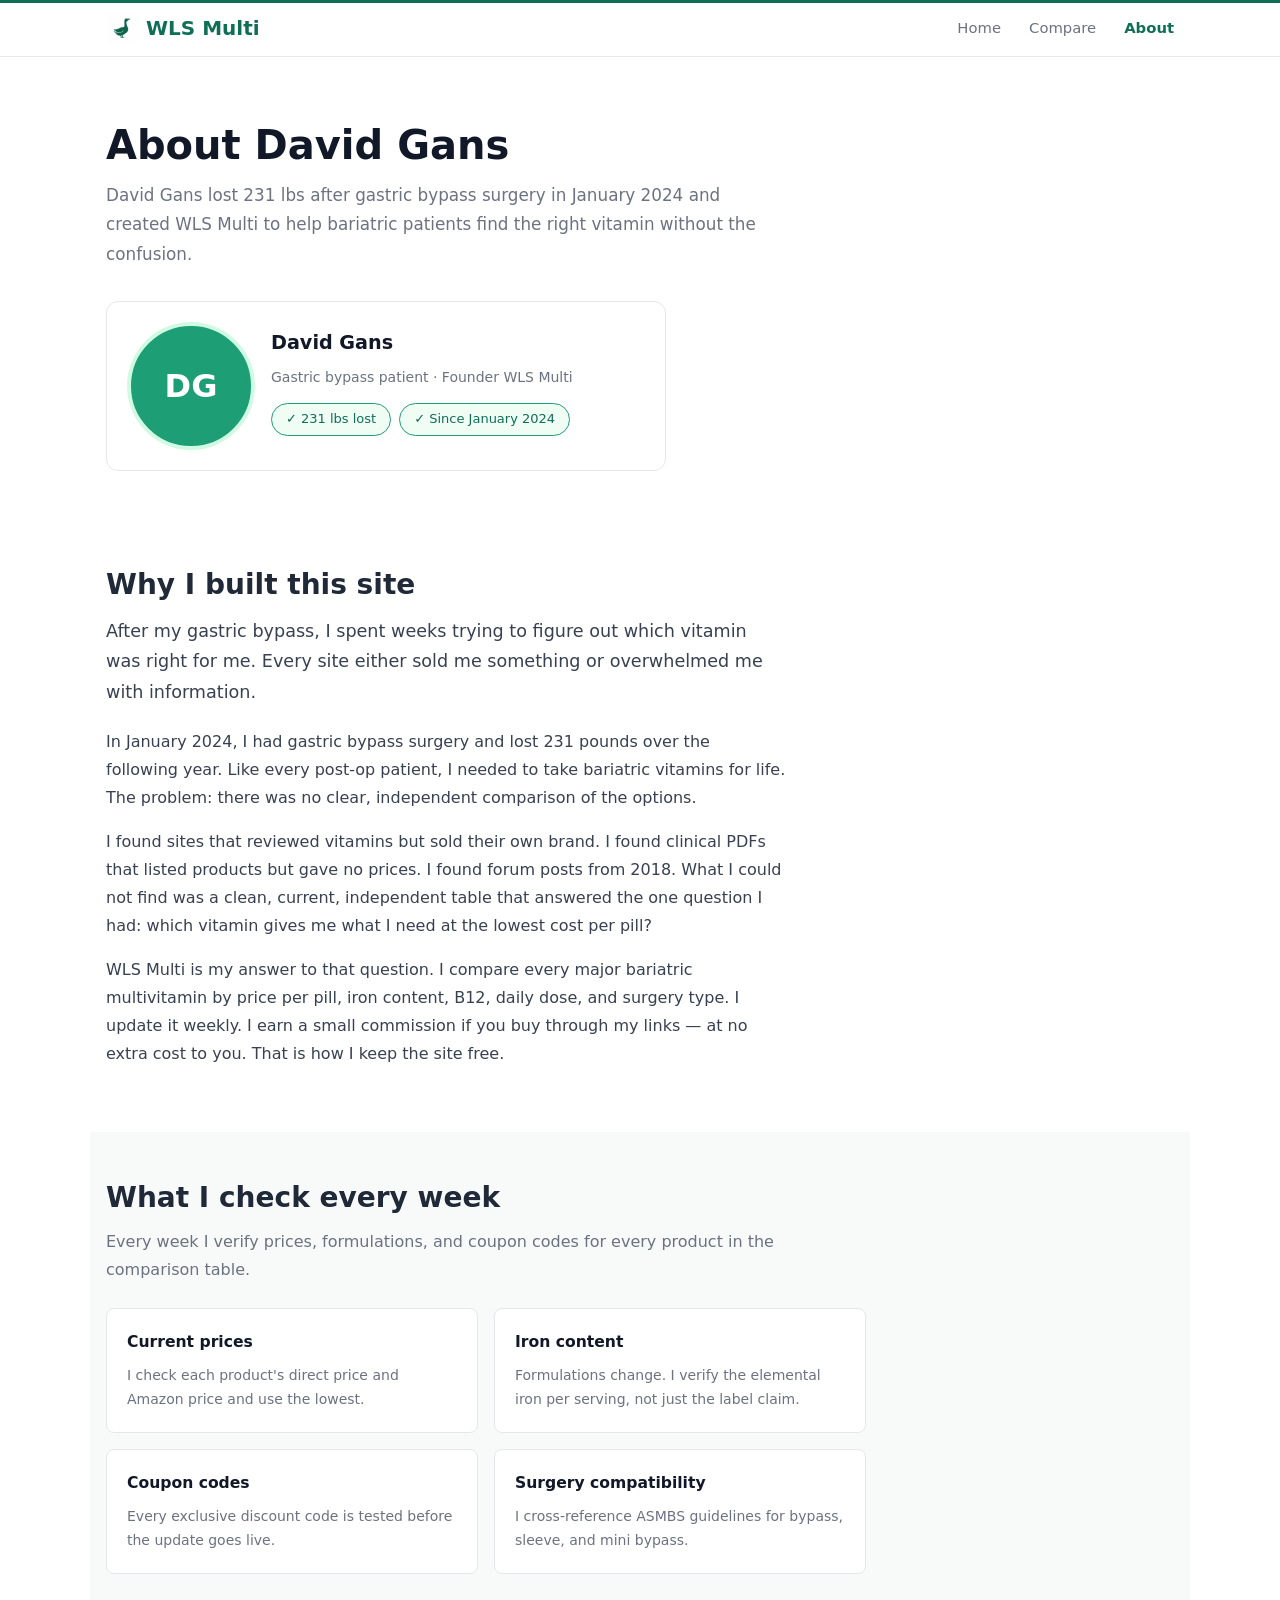
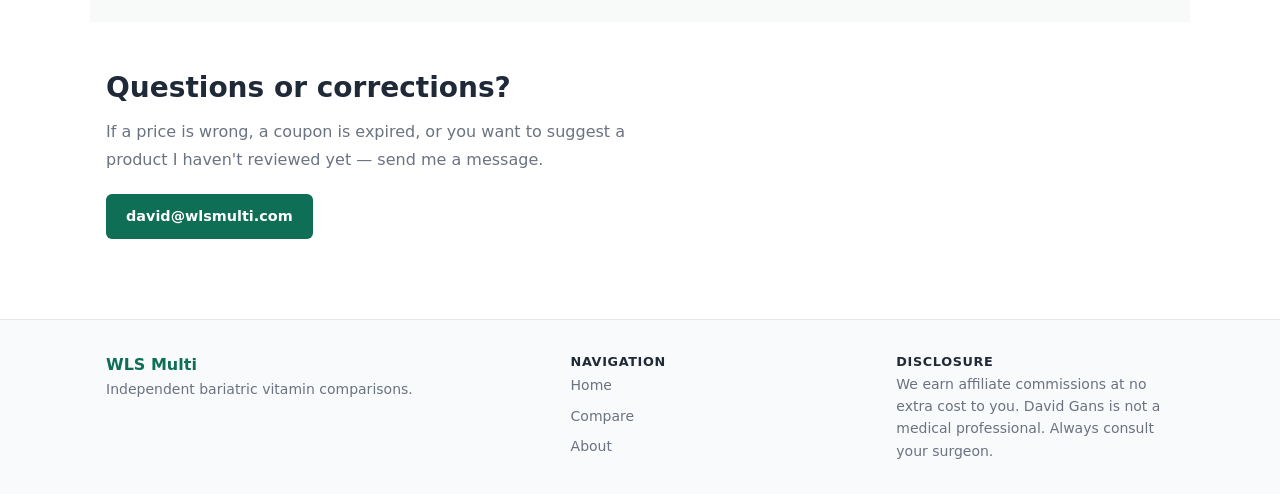
<file: about.html>
<!DOCTYPE html>
<html lang="en">
<head>
  <meta charset="UTF-8">
  <meta name="viewport" content="width=device-width, initial-scale=1.0">
  <title>About David Gans | WLS Multi</title>
  <meta name="description" content="David Gans lost 231 lbs after gastric bypass surgery in January 2024 and created WLS Multi to help bariatric patients find the right vitamin without the confusion.">
  <link rel="canonical" href="https://wlsmulti.com/about.html">

  <!-- Open Graph -->
  <meta property="og:title" content="About David Gans | WLS Multi">
  <meta property="og:description" content="David Gans lost 231 lbs after gastric bypass surgery in January 2024 and created WLS Multi to help bariatric patients find the right vitamin without the confusion.">
  <meta property="og:url" content="https://wlsmulti.com/about.html">
  <meta property="og:image" content="https://wlsmulti.com/images/logo-180.png">
  <link rel="icon" type="image/x-icon" href="/images/favicon.ico">
  <link rel="apple-touch-icon" href="/images/logo-180.png">

  <!-- JSON-LD: Person -->
  <script type="application/ld+json">
  {
    "@context": "https://schema.org",
    "@type": "Person",
    "name": "David Gans",
    "url": "https://wlsmulti.com/about.html",
    "description": "David Gans lost 231 lbs after gastric bypass surgery in January 2024. He founded WLS Multi to help bariatric patients compare vitamins by price per pill and surgery type.",
    "jobTitle": "Founder, WLS Multi",
    "knowsAbout": ["bariatric surgery", "gastric bypass", "bariatric vitamins", "post-op nutrition"],
    "sameAs": []
  }
  </script>

  <!-- JSON-LD: Organization -->
  <script type="application/ld+json">
  {
    "@context": "https://schema.org",
    "@type": "Organization",
    "name": "WLS Multi",
    "url": "https://wlsmulti.com",
    "founder": {
      "@type": "Person",
      "name": "David Gans"
    },
    "description": "Independent bariatric vitamin comparison site for gastric bypass, sleeve, and mini bypass patients."
  }
  </script>

  <link rel="stylesheet" href="/css/style.css">
</head>
<body>

  <header>
    <div class="nav-inner">
      <a href="/" class="nav-logo">
        <img src="/images/logo.png" alt="WLS Multi goose logo" width="32" height="32">
        WLS Multi
      </a>
      <button class="nav-hamburger" aria-label="Open navigation menu" aria-expanded="false" aria-controls="nav-links">☰</button>
      <nav id="nav-links" class="nav-links" aria-label="Main navigation">
        <a href="/">Home</a>
        <a href="/compare.html">Compare</a>
        <a href="/about.html" aria-current="page">About</a>
      </nav>
    </div>
  </header>

  <main>

    <!-- ── Hero ──────────────────────────────────────────────────────────── -->
    <section class="about-hero">
      <h1>About David Gans</h1>
      <p class="about-lead">David Gans lost 231 lbs after gastric bypass surgery in January 2024 and created WLS Multi to help bariatric patients find the right vitamin without the confusion.</p>

      <div class="author-card">
        <div class="author-avatar" aria-hidden="true">DG</div>
        <div class="author-info">
          <p class="author-name">David Gans</p>
          <p class="author-title">Gastric bypass patient · Founder WLS Multi</p>
          <div class="author-badges">
            <span class="stat-badge">✓ 231 lbs lost</span>
            <span class="stat-badge">✓ Since January 2024</span>
          </div>
        </div>
      </div>
    </section>

    <!-- ── Story ──────────────────────────────────────────────────────────── -->
    <section class="about-story">
      <h2>Why I built this site</h2>
      <p class="story-lead">After my gastric bypass, I spent weeks trying to figure out which vitamin was right for me. Every site either sold me something or overwhelmed me with information.</p>

      <p>In January 2024, I had gastric bypass surgery and lost 231 pounds over the following year. Like every post-op patient, I needed to take bariatric vitamins for life. The problem: there was no clear, independent comparison of the options.</p>

      <p>I found sites that reviewed vitamins but sold their own brand. I found clinical PDFs that listed products but gave no prices. I found forum posts from 2018. What I could not find was a clean, current, independent table that answered the one question I had: which vitamin gives me what I need at the lowest cost per pill?</p>

      <p>WLS Multi is my answer to that question. I compare every major bariatric multivitamin by price per pill, iron content, B12, daily dose, and surgery type. I update it weekly. I earn a small commission if you buy through my links — at no extra cost to you. That is how I keep the site free.</p>
    </section>

    <!-- ── What I check ───────────────────────────────────────────────────── -->
    <section class="about-checks">
      <h2>What I check every week</h2>
      <p class="checks-lead">Every week I verify prices, formulations, and coupon codes for every product in the comparison table.</p>

      <div class="checks-grid">

        <div class="check-card">
          <strong class="check-title">Current prices</strong>
          <p>I check each product's direct price and Amazon price and use the lowest.</p>
        </div>

        <div class="check-card">
          <strong class="check-title">Iron content</strong>
          <p>Formulations change. I verify the elemental iron per serving, not just the label claim.</p>
        </div>

        <div class="check-card">
          <strong class="check-title">Coupon codes</strong>
          <p>Every exclusive discount code is tested before the update goes live.</p>
        </div>

        <div class="check-card">
          <strong class="check-title">Surgery compatibility</strong>
          <p>I cross-reference ASMBS guidelines for bypass, sleeve, and mini bypass.</p>
        </div>

      </div>
    </section>

    <!-- ── Contact ────────────────────────────────────────────────────────── -->
    <section class="about-contact">
      <h2>Questions or corrections?</h2>
      <p>If a price is wrong, a coupon is expired, or you want to suggest a product I haven't reviewed yet — send me a message.</p>
      <a href="mailto:david@wlsmulti.com" class="contact-btn" aria-label="Email David Gans at david@wlsmulti.com">david@wlsmulti.com</a>
    </section>

  </main>

  <footer>
    <div class="footer-inner">
      <div class="footer-col">
        <p class="footer-brand">WLS Multi</p>
        <p>Independent bariatric vitamin comparisons.</p>
      </div>
      <div class="footer-col">
        <p class="footer-heading">Navigation</p>
        <nav class="footer-nav" aria-label="Footer navigation">
          <a href="/">Home</a>
          <a href="/compare.html">Compare</a>
          <a href="/about.html">About</a>
        </nav>
      </div>
      <div class="footer-col">
        <p class="footer-heading">Disclosure</p>
        <p>We earn affiliate commissions at no extra cost to you. David Gans is not a medical professional. Always consult your surgeon.</p>
      </div>
    </div>
  </footer>

  <script src="/js/main.js" defer></script>
</body>
</html>
</file>
<file: css/style.css>
/* ══════════════════════════════════════════════════════════════════════════════
   RESET & VARIABLES
   ══════════════════════════════════════════════════════════════════════════════ */

*, *::before, *::after {
  box-sizing: border-box;
  margin: 0;
  padding: 0;
}

:root {
  --color-primary:    #0F6E56;
  --color-accent:     #1D9E75;
  --color-bg:         #ffffff;
  --color-text:       #374151;
  --color-heading:    #111827;
  --color-h2:         #1f2937;
  --color-muted:      #6b7280;
  --color-row-alt:    #f9fafb;
  --color-row-hover:  #f0fdf4;
  --color-badge-bg:   #dcfce7;
  --color-badge-text: #166534;
  --color-coupon-bg:  #ecfdf5;
  --font-main:        system-ui, sans-serif;
  --font-mono:        ui-monospace, 'Cascadia Code', 'Source Code Pro', monospace;
}

/* ══════════════════════════════════════════════════════════════════════════════
   BASE
   ══════════════════════════════════════════════════════════════════════════════ */

html {
  scroll-behavior: smooth;
}

body {
  font-family: var(--font-main);
  color: var(--color-text);
  background: var(--color-bg);
  font-size: 1rem;
  line-height: 1.75;
}

/* Green accent bar pinned to the very top of the viewport */
body::before {
  content: '';
  position: fixed;
  top: 0;
  left: 0;
  width: 100%;
  height: 3px;
  background: var(--color-primary);
  z-index: 1000;
}

/* Focus styles for accessibility */
*:focus-visible {
  outline: 2px solid var(--color-accent);
  outline-offset: 2px;
}

/* ══════════════════════════════════════════════════════════════════════════════
   TYPOGRAPHY
   ══════════════════════════════════════════════════════════════════════════════ */

h1 {
  font-size: clamp(1.75rem, 5vw, 2.5rem);
  font-weight: 700;
  line-height: 1.2;
  color: var(--color-heading);
  margin-bottom: 0.75rem;
}

h2 {
  font-size: clamp(1.25rem, 3vw, 1.75rem);
  font-weight: 600;
  line-height: 1.3;
  color: var(--color-h2);
  margin-bottom: 0.75rem;
}

p {
  margin-bottom: 1rem;
}

a {
  color: var(--color-primary);
  text-decoration: none;
}

a:hover {
  text-decoration: underline;
}

/* ══════════════════════════════════════════════════════════════════════════════
   LAYOUT — main stays constrained; header and footer are full-width
   ══════════════════════════════════════════════════════════════════════════════ */

main {
  width: 100%;
  max-width: 1100px;
  margin-left: auto;
  margin-right: auto;
  padding: 2rem 1rem;
}

/* ══════════════════════════════════════════════════════════════════════════════
   HEADER & NAV
   ══════════════════════════════════════════════════════════════════════════════ */

header {
  background: var(--color-bg);
  border-bottom: 1px solid #e5e7eb;
  position: relative;
  z-index: 200;
}

.nav-inner {
  display: flex;
  align-items: center;
  justify-content: space-between;
  height: 56px;
  max-width: 1100px;
  margin: 0 auto;
  padding: 0 1rem;
}

.nav-logo {
  display: flex;
  align-items: center;
  gap: 8px;
  font-weight: 700;
  font-size: 1.25rem;
  color: var(--color-primary);
  text-decoration: none;
  flex-shrink: 0;
  line-height: 1;
}

.nav-logo img {
  display: block;
  width: 32px;
  height: 32px;
  object-fit: contain;
}

.nav-logo:hover {
  text-decoration: none;
  color: var(--color-accent);
}

/* ── Hamburger (mobile only) ──────────────────────────────────────────────── */

.nav-hamburger {
  display: flex;
  align-items: center;
  justify-content: center;
  background: none;
  border: none;
  font-size: 1.4rem;
  color: var(--color-primary);
  cursor: pointer;
  padding: 0.25rem;
  line-height: 1;
}

/* ── Nav links ────────────────────────────────────────────────────────────── */

/* Mobile: hidden by default, shown as stacked dropdown */
@media (max-width: 767px) {
  .nav-links {
    display: none;
    flex-direction: column;
    gap: 0;
    padding: 0.5rem 1rem 1rem;
    border-top: 1px solid #f3f4f6;
    max-width: 1100px;
    margin: 0 auto;
  }

  .nav-links.is-open {
    display: flex;
  }

  .nav-links a {
    padding: 0.6rem 0;
    border-bottom: 1px solid #f3f4f6;
    font-size: 1rem;
    font-weight: 500;
    color: var(--color-text);
  }

  .nav-links a:last-child {
    border-bottom: none;
  }
}

/* Desktop: inline row, hide hamburger */
@media (min-width: 768px) {
  .nav-hamburger {
    display: none;
  }

  .nav-links {
    display: flex;
    flex-direction: row;
    align-items: center;
    gap: 1.75rem;
  }

  .nav-links a {
    font-size: 0.925rem;
    font-weight: 500;
    color: var(--color-muted);
    text-decoration: none;
    transition: color 0.15s;
  }

  .nav-links a:hover {
    color: var(--color-primary);
    text-decoration: none;
  }
}

/* Active page link */
.nav-links a[aria-current="page"] {
  color: var(--color-primary);
  font-weight: 600;
}

/* ══════════════════════════════════════════════════════════════════════════════
   FOOTER
   ══════════════════════════════════════════════════════════════════════════════ */

footer {
  background: #f9fafb;
  border-top: 1px solid #e5e7eb;
  font-size: 0.875rem;
  color: var(--color-muted);
}

.footer-inner {
  display: flex;
  flex-direction: column;
  gap: 2rem;
  max-width: 1100px;
  margin: 0 auto;
  padding: 2rem 1rem;
}

.footer-brand {
  font-weight: 700;
  font-size: 1rem;
  color: var(--color-primary);
  margin-bottom: 0.25rem;
}

.footer-heading {
  font-weight: 600;
  color: var(--color-h2);
  margin-bottom: 0.5rem;
  font-size: 0.8rem;
  text-transform: uppercase;
  letter-spacing: 0.05em;
}

.footer-col p {
  margin-bottom: 0;
  line-height: 1.6;
}

.footer-nav {
  display: flex;
  flex-direction: column;
  gap: 0.4rem;
}

.footer-nav a {
  color: var(--color-muted);
  text-decoration: none;
}

.footer-nav a:hover {
  color: var(--color-primary);
  text-decoration: underline;
}

@media (min-width: 640px) {
  .footer-inner {
    flex-direction: row;
    gap: 3rem;
  }

  .footer-col:first-child {
    flex: 1.5;
  }

  .footer-col {
    flex: 1;
  }
}

/* ══════════════════════════════════════════════════════════════════════════════
   FILTER BAR (compare page)
   ══════════════════════════════════════════════════════════════════════════════ */

#filter-bar {
  position: sticky;
  top: 3px; /* clears the fixed top bar */
  z-index: 100;
  background: var(--color-bg);
  border-bottom: 1px solid #e5e7eb;
  margin-left: -1rem;
  margin-right: -1rem;
  padding: 0.75rem 1rem;
  margin-bottom: 1.5rem;
}

.filter-bar-inner {
  display: flex;
  flex-wrap: wrap;
  gap: 0.75rem;
  align-items: center;
  max-width: 1100px;
  margin: 0 auto;
}

.filter-pills {
  display: flex;
  flex-wrap: wrap;
  gap: 0.5rem;
}

.filter-btn {
  display: inline-flex;
  align-items: center;
  padding: 0.35rem 0.9rem;
  border-radius: 999px;
  border: 1px solid var(--color-primary);
  background: transparent;
  color: var(--color-primary);
  font-size: 0.875rem;
  font-weight: 500;
  cursor: pointer;
  transition: background 0.15s ease, color 0.15s ease;
  font-family: var(--font-main);
}

.filter-btn:hover {
  background: #e6f4f0;
}

.filter-btn.active {
  background: var(--color-primary);
  color: #fff;
}

.sort-wrapper {
  display: flex;
  align-items: center;
  gap: 0.4rem;
  margin-left: auto;
}

.sort-label {
  font-size: 0.875rem;
  color: var(--color-muted);
  white-space: nowrap;
}

#sort-select {
  font-size: 0.875rem;
  font-family: var(--font-main);
  border: 1px solid #d1d5db;
  border-radius: 6px;
  padding: 0.3rem 0.5rem;
  color: var(--color-text);
  background: var(--color-bg);
  cursor: pointer;
}

/* ══════════════════════════════════════════════════════════════════════════════
   BADGE
   ══════════════════════════════════════════════════════════════════════════════ */

.badge {
  display: inline-block;
  font-size: 11px;
  font-weight: 600;
  letter-spacing: 0.03em;
  text-transform: uppercase;
  background: var(--color-badge-bg);
  color: var(--color-badge-text);
  border-radius: 10px;
  padding: 2px 8px;
  margin-bottom: 0.2rem;
}

.badge--sleeve {
  background: #f3f4f6;
  color: var(--color-muted);
}

/* ══════════════════════════════════════════════════════════════════════════════
   PRODUCT IMAGES
   ══════════════════════════════════════════════════════════════════════════════ */

.product-img {
  display: block;
  object-fit: cover;
  border-radius: 8px;
  flex-shrink: 0;
  max-width: 100%;
}

/* Photo column in desktop table */
.col-photo {
  width: 72px;
  padding-right: 0.25rem !important;
}

.col-photo .product-img {
  width: 56px;
  height: 56px;
}

/* Mobile card: image beside name/badge */
.card-header {
  display: flex;
  align-items: flex-start;
  justify-content: space-between;
  gap: 0.75rem;
  margin-bottom: 0.75rem;
}

.card-header-text {
  display: flex;
  flex-direction: column;
  gap: 0.15rem;
  flex: 1;
  min-width: 0;
}

.card-header-img {
  flex-shrink: 0;
}

.card-header-img .product-img {
  width: 72px;
  height: 72px;
}

/* Top-3 homepage cards: image centered above price */
.top3-img {
  display: flex;
  justify-content: center;
  margin-bottom: 0.25rem;
}

.top3-img .product-img {
  width: 80px;
  height: 80px;
}

/* ══════════════════════════════════════════════════════════════════════════════
   DESKTOP TABLE
   ══════════════════════════════════════════════════════════════════════════════ */

.vitamin-table {
  display: none; /* mobile: hidden, shown at 768px+ */
  width: 100%;
  border-collapse: collapse;
  font-size: 0.9rem;
  border-radius: 8px;
  overflow: hidden;
  border: 1px solid #e5e7eb;
}

.vitamin-table thead th {
  text-align: left;
  padding: 0.65rem 0.75rem;
  font-size: 0.78rem;
  font-weight: 500;
  text-transform: uppercase;
  letter-spacing: 0.05em;
  background: var(--color-primary);
  color: #fff;
  white-space: nowrap;
}

.vitamin-table tbody td {
  padding: 0.75rem 0.75rem;
  vertical-align: middle;
  border-bottom: 1px solid #f3f4f6;
}

/* Odd rows white, even rows light grey */
.vitamin-table tbody tr:nth-child(odd) {
  background: #ffffff;
}

.vitamin-table tbody tr:nth-child(even) {
  background: var(--color-row-alt);
}

.vitamin-table tbody tr:hover {
  background: var(--color-row-hover);
}

.name-cell {
  display: flex;
  flex-direction: column;
  gap: 0.1rem;
  min-width: 160px;
}

.product-name {
  font-weight: 600;
  line-height: 1.3;
  color: var(--color-heading);
}

.product-brand {
  font-size: 0.8rem;
  color: var(--color-muted);
}

td.center {
  text-align: center;
}

/* Price per pill cell */
.ppp-cell {
  font-weight: 600;
  color: var(--color-primary);
  text-align: center;
}

/* ══════════════════════════════════════════════════════════════════════════════
   COUPON CHIP
   ══════════════════════════════════════════════════════════════════════════════ */

.coupon-chip {
  display: inline-block;
  font-family: var(--font-mono);
  font-size: 0.78rem;
  font-weight: 600;
  background: var(--color-coupon-bg);
  border: 1px dashed var(--color-accent);
  border-radius: 5px;
  padding: 0.2rem 0.5rem;
  color: var(--color-primary);
  cursor: pointer;
  transition: background 0.15s;
  white-space: nowrap;
}

.coupon-chip:hover {
  background: #d1fae5;
}

.coupon-chip.copied {
  background: var(--color-primary);
  color: #fff;
  border-color: var(--color-primary);
}

/* ══════════════════════════════════════════════════════════════════════════════
   BUY BUTTON
   ══════════════════════════════════════════════════════════════════════════════ */

.buy-btn {
  display: inline-block;
  background: var(--color-primary);
  color: #fff;
  text-decoration: none;
  border-radius: 6px;
  padding: 8px 16px;
  font-size: 0.875rem;
  font-weight: 600;
  white-space: nowrap;
  transition: background 0.15s;
}

.buy-btn:hover {
  background: #0a5c47;
  text-decoration: none;
  color: #fff;
}

.buy-btn--full {
  display: block;
  text-align: center;
}

/* ── Dual buy options ─────────────────────────────────────────────────────── */

.buy-options {
  display: flex;
  flex-direction: column;
  align-items: flex-start;
  gap: 0.3rem;
}

.buy-options--full {
  align-items: stretch;
  margin-top: 0.75rem;
}

.buy-direct {
  font-size: 12px;
  color: var(--color-muted);
  text-decoration: none;
  padding-left: 2px;
}

.buy-direct:hover {
  color: var(--color-primary);
  text-decoration: underline;
}

/* ══════════════════════════════════════════════════════════════════════════════
   MOBILE VITAMIN CARDS
   ══════════════════════════════════════════════════════════════════════════════ */

.vitamin-cards {
  display: flex;
  flex-direction: column;
  gap: 1rem;
}

.vitamin-card {
  border: 1px solid #e5e7eb;
  border-radius: 10px;
  padding: 1rem;
  background: var(--color-bg);
  box-shadow: 0 1px 3px rgba(0, 0, 0, 0.08);
}

.card-details {
  display: flex;
  flex-direction: column;
  gap: 0;
  font-size: 0.9rem;
}

.card-row {
  display: flex;
  justify-content: space-between;
  align-items: center;
  padding: 0.35rem 0;
  border-bottom: 1px solid #f3f4f6;
}

.card-row:last-child {
  border-bottom: none;
}

.card-row dt {
  color: var(--color-muted);
  font-size: 0.82rem;
}

.card-row.highlight {
  background: #f8faf9;
  margin: 0 -0.25rem;
  padding: 0.35rem 0.25rem;
  border-radius: 4px;
}

.card-row.highlight dd {
  color: var(--color-primary);
}

/* ══════════════════════════════════════════════════════════════════════════════
   UTILITIES
   ══════════════════════════════════════════════════════════════════════════════ */

#clipboard-announce {
  position: absolute;
  left: -9999px;
  width: 1px;
  height: 1px;
  overflow: hidden;
}

.no-results {
  color: var(--color-muted);
  padding: 2rem 0;
  text-align: center;
}

/* ══════════════════════════════════════════════════════════════════════════════
   768px+ — SWITCH TO TABLE, SHOW DESKTOP NAV
   ══════════════════════════════════════════════════════════════════════════════ */

@media (min-width: 768px) {
  .vitamin-table  { display: table; }
  .vitamin-cards  { display: none; }
}

/* ══════════════════════════════════════════════════════════════════════════════
   HOMEPAGE
   ══════════════════════════════════════════════════════════════════════════════ */

/* Section spacing */
.section-hero  { padding-top: 4rem;  padding-bottom: 3rem; }
.section-top3  { padding-top: 4rem;  padding-bottom: 4rem; }
.section-trust { padding-top: 4rem;  padding-bottom: 4rem; }
.section-faq   { padding-top: 4rem;  padding-bottom: 4rem; }

/* ── Hero gradient ────────────────────────────────────────────────────────── */

.section-hero {
  background: linear-gradient(135deg, #f0fdf4 0%, #ffffff 100%);
  margin-left: -1rem;
  margin-right: -1rem;
  padding-left: 1rem;
  padding-right: 1rem;
}

.hero-lead {
  font-size: 1.05rem;
  color: var(--color-muted);
  max-width: 680px;
  margin-bottom: 2rem;
}

/* ── Surgery cards ────────────────────────────────────────────────────────── */

.surgery-cards {
  display: flex;
  flex-direction: column;
  gap: 1rem;
}

.surgery-card {
  position: relative;
  display: flex;
  flex-direction: column;
  align-items: flex-start;
  gap: 0.35rem;
  border: 2px solid var(--color-primary);
  border-radius: 12px;
  padding: 1.5rem 1.5rem 2.5rem;
  text-decoration: none;
  color: var(--color-text);
  transition: all 0.2s ease;
}

.surgery-card:hover {
  background: var(--color-primary);
  color: #fff;
  text-decoration: none;
}

.surgery-card:hover .surgery-sub {
  color: rgba(255, 255, 255, 0.8);
}

.surgery-card:hover .surgery-arrow {
  color: rgba(255, 255, 255, 0.9);
  transform: translateX(3px);
}

.surgery-icon {
  font-size: 1.75rem;
  line-height: 1;
}

.surgery-title {
  font-size: 1.15rem;
  font-weight: 700;
}

.surgery-sub {
  font-size: 0.85rem;
  color: var(--color-muted);
  transition: color 0.2s ease;
}

.surgery-arrow {
  position: absolute;
  bottom: 1rem;
  right: 1.25rem;
  font-size: 1.1rem;
  color: var(--color-primary);
  transition: transform 0.2s ease, color 0.2s ease;
}

@media (min-width: 640px) {
  .surgery-cards      { flex-direction: row; }
  .surgery-card       { flex: 1; }
}

/* ── Top 3 cards ──────────────────────────────────────────────────────────── */

.section-top3 {
  border-top: 1px solid #e5e7eb;
}

.top3-cards {
  display: flex;
  flex-direction: column;
  gap: 1rem;
  margin-top: 1.25rem;
}

.top3-card {
  border: 1px solid #e5e7eb;
  border-radius: 10px;
  padding: 1.25rem;
  display: flex;
  flex-direction: column;
  gap: 0.5rem;
}

.top3-price {
  font-size: 1.6rem;
  font-weight: 800;
  color: var(--color-primary);
  line-height: 1;
}

.top3-name  { font-weight: 600; font-size: 1rem; color: var(--color-heading); }
.top3-brand { font-size: 0.82rem; color: var(--color-muted); }
.top3-meta  { font-size: 0.85rem; color: var(--color-muted); }

.top3-footer {
  display: flex;
  align-items: center;
  justify-content: space-between;
  flex-wrap: wrap;
  gap: 0.5rem;
  margin-top: 0.25rem;
}

.top3-link {
  font-size: 0.85rem;
  color: var(--color-primary);
  text-decoration: none;
  font-weight: 500;
}

.top3-link:hover { text-decoration: underline; }

@media (min-width: 640px) {
  .top3-cards { flex-direction: row; }
  .top3-card  { flex: 1; }
}

/* ── Trust section ────────────────────────────────────────────────────────── */

.section-trust {
  background: #f8faf9;
  margin-left: -1rem;
  margin-right: -1rem;
  padding-left: 1rem;
  padding-right: 1rem;
}

.trust-grid {
  display: flex;
  flex-direction: column;
  gap: 1.5rem;
  margin-top: 1.25rem;
}

.trust-item {
  display: flex;
  gap: 0.75rem;
  align-items: flex-start;
}

.trust-check {
  font-size: 1.1rem;
  color: var(--color-accent);
  font-weight: 700;
  flex-shrink: 0;
  margin-top: 0.1rem;
}

.trust-title {
  display: block;
  font-size: 1rem;
  font-weight: 600;
  color: var(--color-heading);
  margin-bottom: 0.15rem;
}

.trust-item p {
  font-size: 0.9rem;
  color: var(--color-muted);
  margin-bottom: 0;
}

@media (min-width: 640px) {
  .trust-grid { flex-direction: row; }
  .trust-item { flex: 1; }
}

/* ── FAQ accordion ────────────────────────────────────────────────────────── */

.section-faq h2   { margin-bottom: 1.25rem; }

.faq-list {
  display: flex;
  flex-direction: column;
  border-top: 1px solid #e5e7eb;
}

.faq-item {
  border-bottom: 1px solid #e5e7eb;
}

.faq-question {
  display: flex;
  justify-content: space-between;
  align-items: center;
  width: 100%;
  background: none;
  border: none;
  padding: 1rem 0;
  font-family: var(--font-main);
  font-size: 0.975rem;
  font-weight: 600;
  color: var(--color-heading);
  text-align: left;
  cursor: pointer;
  gap: 1rem;
}

.faq-question:hover { color: var(--color-primary); }

.faq-chevron {
  font-size: 1rem;
  color: var(--color-muted);
  flex-shrink: 0;
  transition: transform 0.2s ease;
  display: inline-block;
}

.faq-question[aria-expanded="true"] .faq-chevron {
  transform: rotate(180deg);
}

.faq-answer { padding-bottom: 1rem; }

.faq-answer p {
  font-size: 0.9rem;
  color: var(--color-muted);
  margin-bottom: 0;
  line-height: 1.65;
}

/* ══════════════════════════════════════════════════════════════════════════════
   ABOUT PAGE
   ══════════════════════════════════════════════════════════════════════════════ */

.about-hero,
.about-story,
.about-checks,
.about-contact {
  padding-top: 3rem;
  padding-bottom: 3rem;
}

.about-hero { padding-top: 2rem; }

.about-lead {
  font-size: 1.05rem;
  color: var(--color-muted);
  max-width: 680px;
  margin-bottom: 2rem;
}

/* ── Author card ──────────────────────────────────────────────────────────── */

.author-card {
  display: flex;
  flex-direction: column;
  align-items: center;
  gap: 1.25rem;
  padding: 1.5rem;
  border: 1px solid #e5e7eb;
  border-radius: 12px;
  max-width: 480px;
  text-align: center;
}

.author-avatar {
  width: 120px;
  height: 120px;
  border-radius: 50%;
  background: var(--color-accent);
  color: #fff;
  font-size: 2rem;
  font-weight: 700;
  display: flex;
  align-items: center;
  justify-content: center;
  flex-shrink: 0;
  border: 3px solid var(--color-accent);
  box-shadow: 0 0 0 4px #d1fae5;
}

.author-info {
  display: flex;
  flex-direction: column;
  gap: 0.35rem;
}

.author-name {
  font-size: 1.2rem;
  font-weight: 700;
  color: var(--color-heading);
  margin-bottom: 0;
}

.author-title {
  font-size: 0.875rem;
  color: var(--color-muted);
  margin-bottom: 0;
}

.author-badges {
  display: flex;
  flex-wrap: wrap;
  gap: 0.5rem;
  justify-content: center;
  margin-top: 0.5rem;
}

.stat-badge {
  background: #f0fdf4;
  color: var(--color-primary);
  border: 1px solid var(--color-accent);
  border-radius: 20px;
  padding: 4px 14px;
  font-size: 13px;
  font-weight: 500;
  white-space: nowrap;
}

@media (min-width: 768px) {
  .author-card {
    flex-direction: row;
    text-align: left;
    max-width: 560px;
    align-items: flex-start;
  }

  .author-badges { justify-content: flex-start; }
}

/* ── Story section ────────────────────────────────────────────────────────── */

.about-story h2   { margin-bottom: 0.75rem; }

.story-lead {
  font-size: 1.1rem;
  color: var(--color-text);
  margin-bottom: 1.25rem;
  font-weight: 400;
}

.about-story p {
  max-width: 680px;
  color: var(--color-text);
}

/* ── What I check ─────────────────────────────────────────────────────────── */

.about-checks {
  background: #f8faf9;
  margin-left: -1rem;
  margin-right: -1rem;
  padding-left: 1rem;
  padding-right: 1rem;
}

.checks-lead {
  color: var(--color-muted);
  max-width: 680px;
  margin-bottom: 1.5rem;
}

.checks-grid {
  display: grid;
  grid-template-columns: 1fr;
  gap: 1rem;
  max-width: 760px;
}

.check-card {
  border: 1px solid #e5e7eb;
  border-radius: 8px;
  padding: 1.25rem;
  background: var(--color-bg);
}

.check-title {
  display: block;
  font-size: 0.975rem;
  font-weight: 600;
  color: var(--color-heading);
  margin-bottom: 0.4rem;
}

.check-card p {
  font-size: 0.875rem;
  color: var(--color-muted);
  margin-bottom: 0;
}

@media (min-width: 640px) {
  .checks-grid { grid-template-columns: 1fr 1fr; }
}

/* ── Contact section ──────────────────────────────────────────────────────── */

.about-contact h2 { margin-bottom: 0.75rem; }

.about-contact p {
  max-width: 560px;
  color: var(--color-muted);
  margin-bottom: 1.25rem;
}

.contact-btn {
  display: inline-block;
  background: var(--color-primary);
  color: #fff;
  text-decoration: none;
  border-radius: 6px;
  padding: 10px 20px;
  font-size: 0.9rem;
  font-weight: 600;
  transition: background 0.15s;
}

.contact-btn:hover {
  background: #0a5c47;
  text-decoration: none;
  color: #fff;
}
</file>
